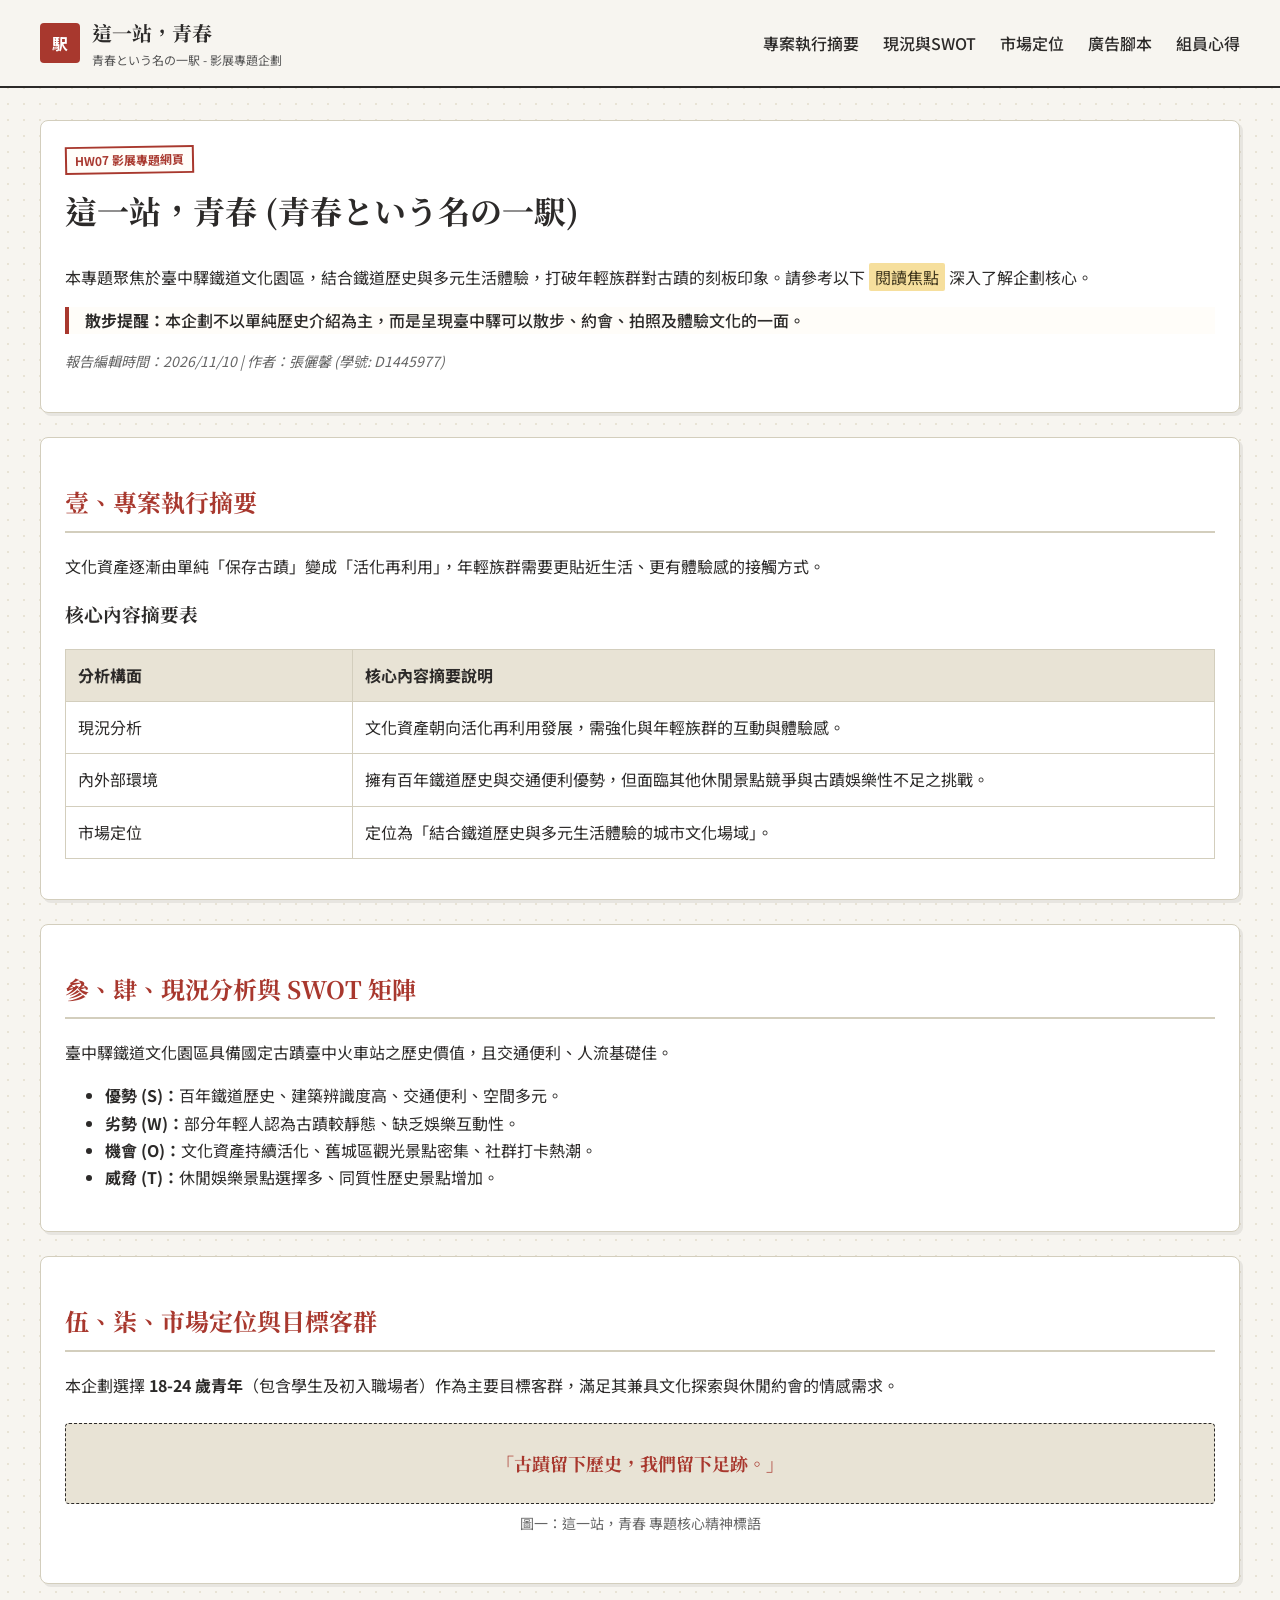
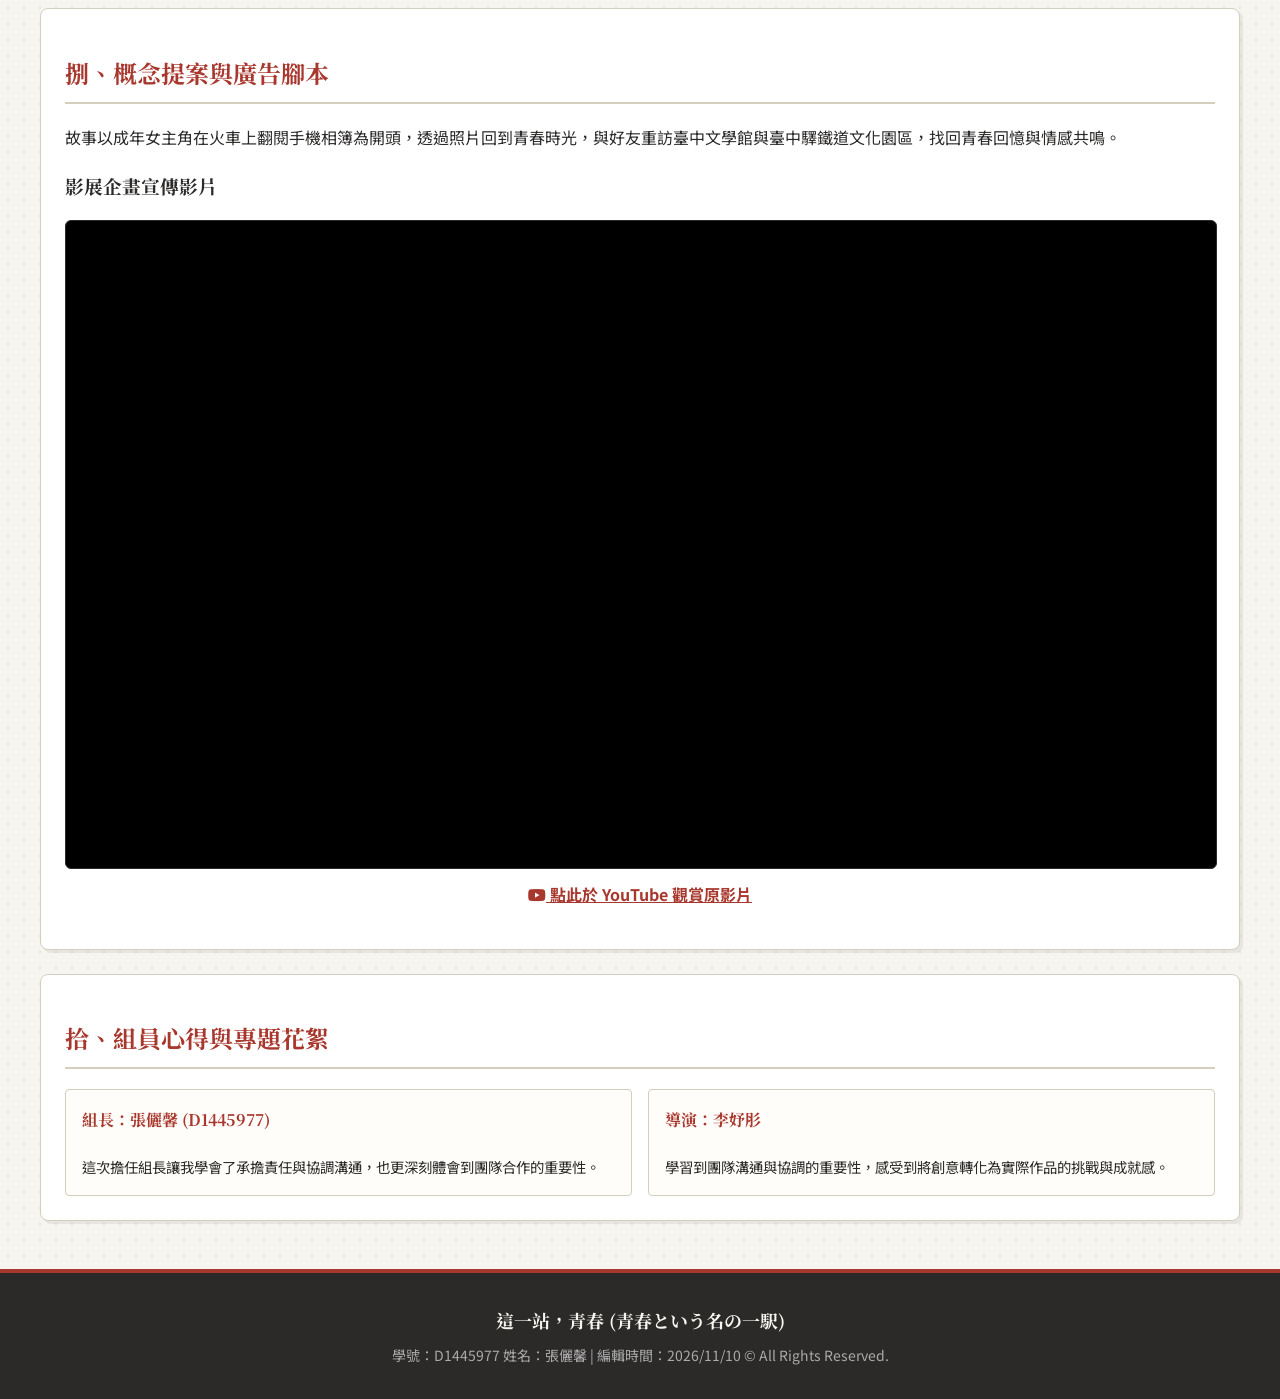
<file: index.html>
<!DOCTYPE html>
<html lang="zh-Hant">
<head>
    <meta charset="UTF-8">
    <title>這一站，青春 (青春という名の一駅) - 影展專題報導</title>
    <!-- 依作業規範引入外部 CSS 檔案 (路徑從 HTML 所在位置出發，進 css，再讀取 train.css) -->
    <link rel="stylesheet" href="train.css">
    <!-- Google Fonts: Noto Serif TC & Noto Sans TC -->
    <link href="https://fonts.googleapis.com/css2?family=Noto+Sans+TC:wght@300;400;500;700&family=Noto+Serif+TC:wght@400;600;700&display=swap" rel="stylesheet">
    <!-- FontAwesome 圖標 -->
    <link rel="stylesheet" href="https://cdnjs.cloudflare.com/ajax/libs/font-awesome/6.4.0/css/all.min.css">
</head>
<body class="paper-texture">

    <!-- 頂部導覽列 (header, nav) -->
    <header>
        <div style="max-width: 1200px; margin: 0 auto; padding: 1rem; display: flex; justify-content: space-between; align-items: center;">
            <div style="display: flex; align-items: center; gap: 0.75rem;">
                <div style="width: 2.5rem; height: 2.5rem; background-color: #A8382E; color: white; display: flex; align-items: center; justify-content: center; font-weight: bold; border-radius: 4px;">駅</div>
                <div>
                    <h1 class="font-serif-tc" style="font-size: 1.25rem; margin: 0;">這一站，青春</h1>
                    <p style="font-size: 0.75rem; color: #555; margin: 0;">青春という名の一駅 - 影展專題企劃</p>
                </div>
            </div>
            <nav>
                <ul>
                    <li><a href="#summary">專案執行摘要</a></li>
                    <li><a href="#analysis">現況與SWOT</a></li>
                    <li><a href="#market">市場定位</a></li>
                    <li><a href="#script">廣告腳本</a></li>
                    <li><a href="#team">組員心得</a></li>
                </ul>
            </nav>
        </div>
    </header>

    <!-- 主要內容區 (main) -->
    <main style="max-width: 1200px; margin: 2rem auto; padding: 0 1rem;">
        
        <!-- 頂部導覽頁首與焦點提示 -->
        <article class="retro-card">
            <span class="stamp-badge">HW07 影展專題網頁</span>
            <h2 class="font-serif-tc" style="font-size: 2rem; margin-top: 0.5rem; color: #2C2A29;">這一站，青春 (青春という名の一駅)</h2>
            <p>本專題聚焦於臺中驛鐵道文化園區，結合鐵道歷史與多元生活體驗，打破年輕族群對古蹟的刻板印象。請參考以下 <mark class="reading-focus">閱讀焦點</mark> 深入了解企劃核心。</p>
            
            <div class="route-note">
                <p style="margin: 0; font-weight: 500;"><strong>散步提醒：</strong>本企劃不以單純歷史介紹為主，而是呈現臺中驛可以散步、約會、拍照及體驗文化的一面。</p>
            </div>
            
            <p class="report-disclaimer">報告編輯時間：2026/11/10 | 作者：張儷馨 (學號: D1445977)</p>
        </article>

        <!-- 區段一：專案執行摘要 -->
        <section id="summary" class="retro-card">
            <h2 class="font-serif-tc" style="color: #A8382E; border-bottom: 2px solid #D3CEBD; padding-bottom: 0.5rem;">壹、專案執行摘要</h2>
            <p>文化資產逐漸由單純「保存古蹟」變成「活化再利用」，年輕族群需要更貼近生活、更有體驗感的接觸方式。</p>
            
            <h3 class="font-serif-tc">核心內容摘要表</h3>
            <table class="retro-table">
                <thead>
                    <tr>
                        <th style="width: 25%;">分析構面</th>
                        <th style="width: 75%;">核心內容摘要說明</th>
                    </tr>
                </thead>
                <tbody>
                    <tr>
                        <td>現況分析</td>
                        <td>文化資產朝向活化再利用發展，需強化與年輕族群的互動與體驗感。</td>
                    </tr>
                    <tr>
                        <td>內外部環境</td>
                        <td>擁有百年鐵道歷史與交通便利優勢，但面臨其他休閒景點競爭與古蹟娛樂性不足之挑戰。</td>
                    </tr>
                    <tr>
                        <td>市場定位</td>
                        <td>定位為「結合鐵道歷史與多元生活體驗的城市文化場域」。</td>
                    </tr>
                </tbody>
            </table>
        </section>

        <!-- 區段二：現況分析與SWOT -->
        <section id="analysis" class="retro-card">
            <h2 class="font-serif-tc" style="color: #A8382E; border-bottom: 2px solid #D3CEBD; padding-bottom: 0.5rem;">參、肆、現況分析與 SWOT 矩陣</h2>
            <p>臺中驛鐵道文化園區具備國定古蹟臺中火車站之歷史價值，且交通便利、人流基礎佳。</p>
            <ul>
                <li><strong>優勢 (S)：</strong>百年鐵道歷史、建築辨識度高、交通便利、空間多元。</li>
                <li><strong>劣勢 (W)：</strong>部分年輕人認為古蹟較靜態、缺乏娛樂互動性。</li>
                <li><strong>機會 (O)：</strong>文化資產持續活化、舊城區觀光景點密集、社群打卡熱潮。</li>
                <li><strong>威脅 (T)：</strong>休閒娛樂景點選擇多、同質性歷史景點增加。</li>
            </ul>
        </section>

        <!-- 區段三：市場定位 -->
        <section id="market" class="retro-card">
            <h2 class="font-serif-tc" style="color: #A8382E; border-bottom: 2px solid #D3CEBD; padding-bottom: 0.5rem;">伍、柒、市場定位與目標客群</h2>
            <p>本企劃選擇 <strong>18-24 歲青年</strong>（包含學生及初入職場者）作為主要目標客群，滿足其兼具文化探索與休閒約會的情感需求。</p>
            
            <figure style="margin: 1.5rem 0; text-align: center;">
                <div style="background-color: #E8E3D5; padding: 1.5rem; border-radius: 4px; border: 1px dashed #2C2A29;">
                    <p class="font-serif-tc" style="font-size: 1.125rem; font-weight: bold; margin: 0; color: #A8382E;">「古蹟留下歷史，我們留下足跡。」</p>
                </div>
                <figcaption style="font-size: 0.875rem; color: #666; margin-top: 0.5rem;">圖一：這一站，青春 專題核心精神標語</figcaption>
            </figure>
        </section>

        <!-- 區段四：廣告腳本與影片 -->
        <section id="script" class="retro-card">
            <h2 class="font-serif-tc" style="color: #A8382E; border-bottom: 2px solid #D3CEBD; padding-bottom: 0.5rem;">捌、概念提案與廣告腳本</h2>
            <p>故事以成年女主角在火車上翻閱手機相簿為開頭，透過照片回到青春時光，與好友重訪臺中文學館與臺中驛鐵道文化園區，找回青春回憶與情感共鳴。</p>
            
            <h3 class="font-serif-tc">影展企畫宣傳影片</h3>
            <div style="position: relative; width: 100%; padding-bottom: 56.25%; height: 0; background-color: #000; border-radius: 0.375rem; overflow: hidden; border: 1px solid #2C2A29;">
                <iframe style="position: absolute; top: 0; left: 0; width: 100%; height: 100%;" src="https://www.youtube.com/embed/jiRQEv0jJJI" title="這一站，青春 影展企畫影片" frameborder="0" allow="accelerometer; autoplay; clipboard-write; encrypted-media; gyroscope; picture-in-picture" allowfullscreen></iframe>
            </div>
            <p style="margin-top: 0.75rem; text-align: center;"><a href="https://www.youtube.com/watch?v=jiRQEv0jJJI" target="_blank" style="color: #A8382E; font-weight: bold;"><i class="fa-brands fa-youtube"></i> 點此於 YouTube 觀賞原影片</a></p>
        </section>

        <!-- 區段五：組員心得 -->
        <section id="team" class="retro-card">
            <h2 class="font-serif-tc" style="color: #A8382E; border-bottom: 2px solid #D3CEBD; padding-bottom: 0.5rem;">拾、組員心得與專題花絮</h2>
            <div style="display: grid; grid-template-columns: repeat(auto-fit, minmax(280px, 1fr)); gap: 1rem; margin-top: 1rem;">
                <div style="background-color: #FFFDF9; padding: 1rem; border: 1px solid #D3CEBD; border-radius: 4px;">
                    <h4 class="font-serif-tc" style="color: #A8382E; margin-top: 0;">組長：張儷馨 (D1445977)</h4>
                    <p style="font-size: 0.9rem; margin-bottom: 0;">這次擔任組長讓我學會了承擔責任與協調溝通，也更深刻體會到團隊合作的重要性。</p>
                </div>
                <div style="background-color: #FFFDF9; padding: 1rem; border: 1px solid #D3CEBD; border-radius: 4px;">
                    <h4 class="font-serif-tc" style="color: #A8382E; margin-top: 0;">導演：李妤肜</h4>
                    <p style="font-size: 0.9rem; margin-bottom: 0;">學習到團隊溝通與協調的重要性，感受到將創意轉化為實際作品的挑戰與成就感。</p>
                </div>
            </div>
        </section>

    </main>

    <!-- 頁尾 (footer) -->
    <footer style="background-color: #2C2A29; color: #F7F5F0; padding: 2rem 1rem; text-align: center; border-top: 4px solid #A8382E; margin-top: 3rem;">
        <div style="max-width: 1200px; margin: 0 auto;">
            <p class="font-serif-tc" style="font-size: 1.125rem; font-weight: bold; margin: 0;">這一站，青春 (青春という名の一駅)</p>
            <p style="font-size: 0.875rem; color: #aaa; margin: 0.5rem 0 0 0;">學號：D1445977 姓名：張儷馨 | 編輯時間：2026/11/10 © All Rights Reserved.</p>
        </div>
    </footer>

</body>
</html>
</file>
<file: train.css>
@charset "UTF-8";
/* ==========================================================================
   css/hw07.css: 大二影展專題「這一站，青春」作業專用外部樣式表
   學號: D1445977 | 姓名: 張儷馨 | 編輯時間: 2026/11/10
   ========================================================================== */

/* 全域基礎設定 (文青復古風) */
:root {
    --bg-paper: #F7F5F0;
    --text-ink: #2C2A29;
    --accent-red: #A8382E;
    --accent-green: #3F5E4F;
    --border-retro: #D3CEBD;
}

body {
    font-family: "Noto Sans TC", "Microsoft JhengHei", sans-serif;
    background-color: var(--bg-paper);
    color: var(--text-ink);
    margin: 0;
    padding: 0;
    line-height: 1.7;
}

.font-serif-tc {
    font-family: "Noto Serif TC", "PMingLiu", serif;
}

/* 宣紙紋理背景 */
.paper-texture {
    background-color: #F7F5F0;
    background-image: radial-gradient(#E8E3D5 0.75px, transparent 0.75px);
    background-size: 16px 16px;
}

/* 導覽列與標頭 */
header {
    background-color: var(--bg-paper);
    border-bottom: 2px solid var(--text-ink);
    position: sticky;
    top: 0;
    z-index: 50;
}

nav ul {
    list-style: none;
    padding: 0;
    margin: 0;
    display: flex;
    gap: 1.5rem;
}

nav a {
    color: var(--text-ink);
    text-decoration: none;
    font-weight: 500;
    transition: color 0.2s;
}

nav a:hover, nav a:focus-visible {
    color: var(--accent-red);
}

/* 區塊卡片與排版 */
.retro-card {
    background-color: #FFFFFF;
    border: 1px solid var(--border-retro);
    box-shadow: 3px 3px 0px rgba(44, 42, 41, 0.08);
    border-radius: 0.5rem;
    padding: 1.5rem;
    margin-bottom: 1.5rem;
}

/* 題目指引要求的特定類別遷移 (對應 HW07 作業規範) */
.reading-focus {
    background-color: #f6df9d;
    color: #3e351c;
    padding: 2px 6px;
    border-radius: 2px;
}

.route-note {
    border-left: 4px solid var(--accent-red);
    padding-left: 1rem;
    margin: 1rem 0;
    background-color: #FFFDF9;
}

.report-disclaimer {
    font-style: italic;
    color: #666666;
    font-size: 0.875rem;
}

/* 表格專用樣式 (保留 CSS 框線及表頭背景) */
.retro-table {
    width: 100%;
    border-collapse: collapse;
    border: 1px solid var(--border-retro);
    margin: 1rem 0;
}

.retro-table th, .retro-table td {
    border: 1px solid var(--border-retro);
    padding: 0.75rem;
    text-align: left;
}

.retro-table th {
    background-color: #E8E3D5;
    color: var(--text-ink);
}

.retro-table td {
    background-color: #FFFFFF;
}

/* 復古徽章與裝飾 */
.stamp-badge {
    display: inline-block;
    border: 2px solid var(--accent-red);
    color: var(--accent-red);
    padding: 2px 8px;
    font-weight: 700;
    transform: rotate(-1deg);
    font-size: 0.75rem;
    background-color: #FFFDF9;
}

/* RWD 窄視窗與媒體查詢 */
@media (max-width: 768px) {
    nav ul {
        flex-direction: column;
        gap: 0.5rem;
    }
}
</file>
